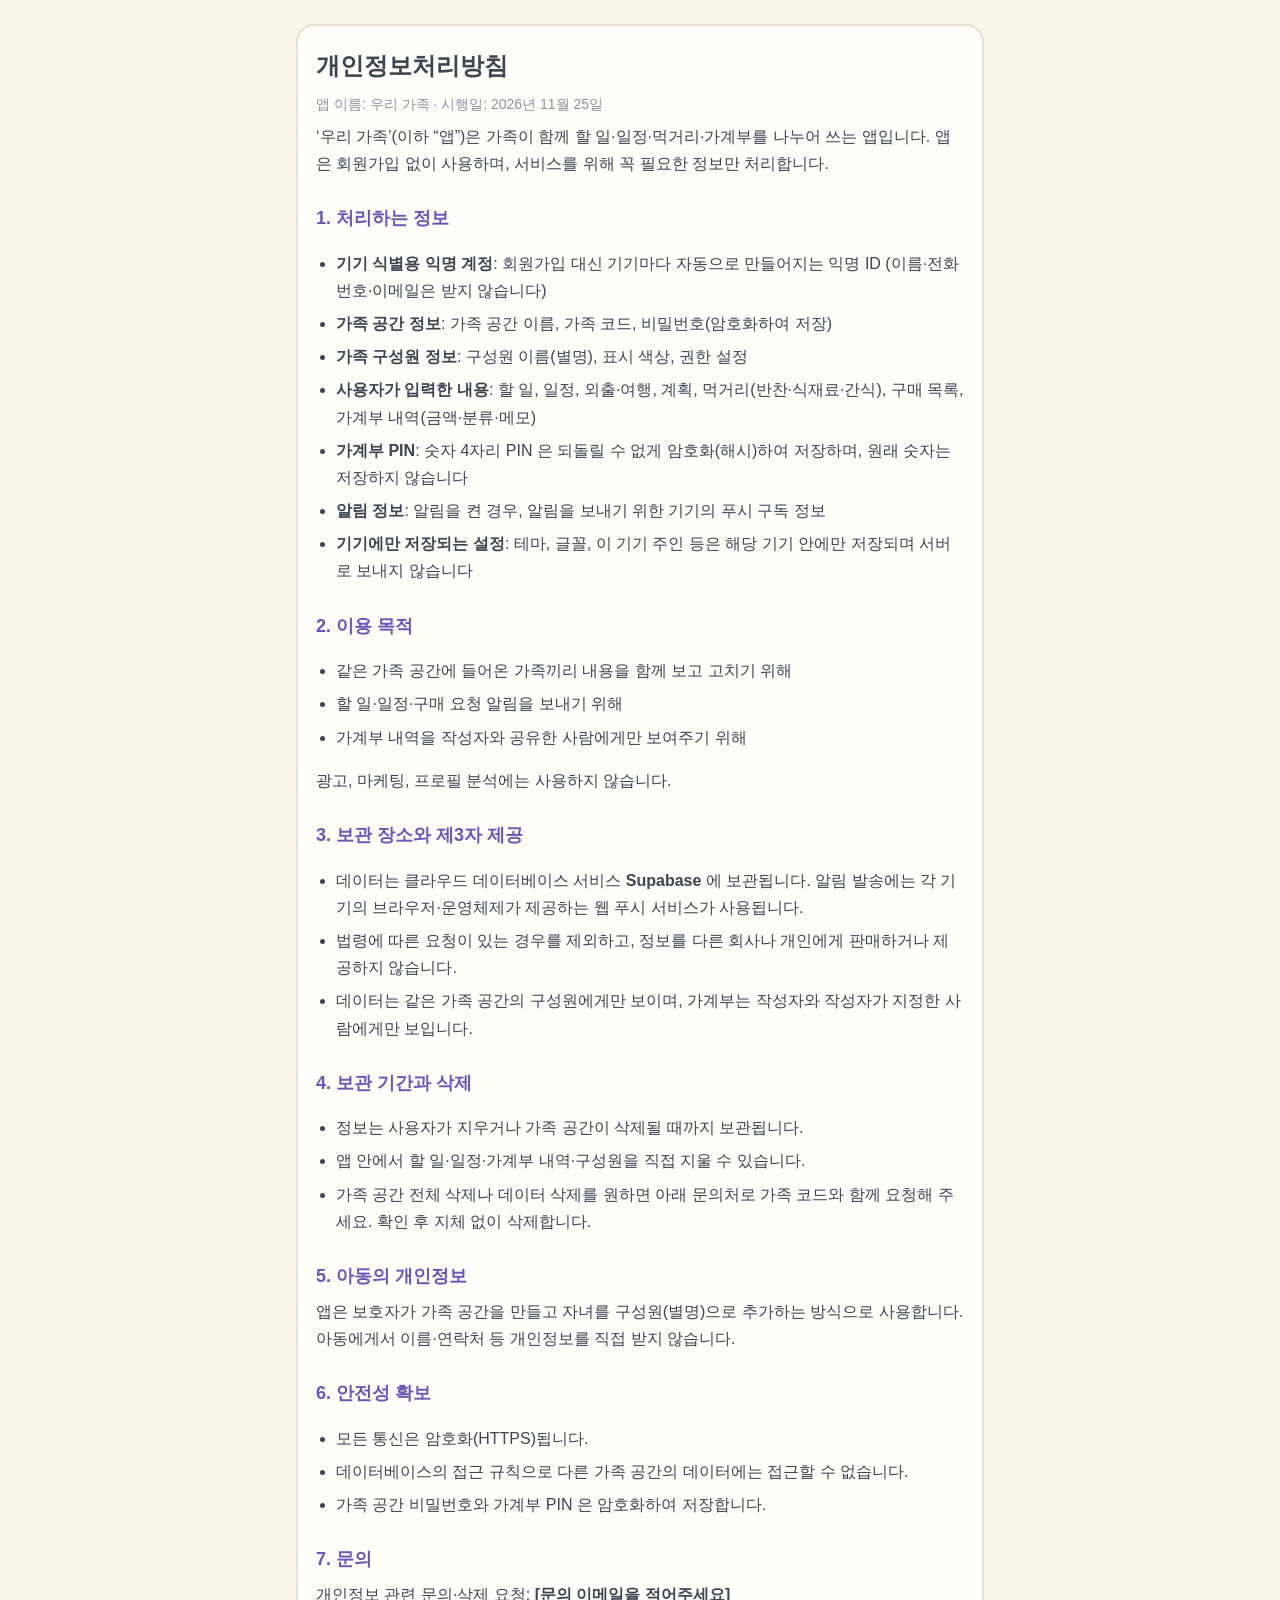
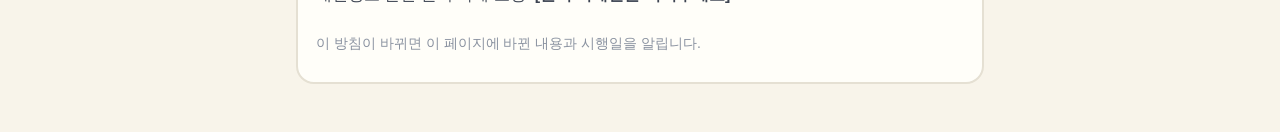
<file: privacy.html>
<!doctype html>
<html lang="ko">
<head>
  <meta charset="utf-8">
  <meta name="viewport" content="width=device-width, initial-scale=1">
  <title>개인정보처리방침 · 우리 가족</title>
  <link rel="icon" href="icons/icon.svg" type="image/svg+xml">
  <style>
    :root { --bg: #f8f4ea; --paper: #fffef9; --ink: #3d4452; --muted: #8a92a0; --line: #e5e0d3; --accent: #6b55b8; }
    @media (prefers-color-scheme: dark) { :root { --bg: #1d1f24; --paper: #25282e; --ink: #e8e6e1; --muted: #a3a8b3; --line: #3a3e46; --accent: #b9a8f5; } }
    * { box-sizing: border-box; }
    body { margin: 0; background: var(--bg); color: var(--ink); font: 16px/1.7 'Apple SD Gothic Neo', 'Malgun Gothic', 'Noto Sans KR', sans-serif; }
    main { max-width: 720px; margin: 0 auto; padding: 24px 16px 48px; }
    .card { background: var(--paper); border: 2px solid var(--line); border-radius: 18px; padding: 20px 18px; }
    h1 { font-size: 24px; margin: 0 0 4px; }
    h2 { font-size: 18px; margin: 26px 0 6px; color: var(--accent); }
    p, li { margin: 6px 0; }
    ul { padding-left: 20px; }
    .muted { color: var(--muted); font-size: 14px; }
    a { color: var(--accent); }
  </style>
</head>
<body>
<main>
  <div class="card">
    <h1>개인정보처리방침</h1>
    <p class="muted">앱 이름: 우리 가족 · 시행일: 2026년 11월 25일</p>

    <p>‘우리 가족’(이하 “앱”)은 가족이 함께 할 일·일정·먹거리·가계부를 나누어 쓰는 앱입니다. 앱은 회원가입 없이 사용하며, 서비스를 위해 꼭 필요한 정보만 처리합니다.</p>

    <h2>1. 처리하는 정보</h2>
    <ul>
      <li><b>기기 식별용 익명 계정</b>: 회원가입 대신 기기마다 자동으로 만들어지는 익명 ID (이름·전화번호·이메일은 받지 않습니다)</li>
      <li><b>가족 공간 정보</b>: 가족 공간 이름, 가족 코드, 비밀번호(암호화하여 저장)</li>
      <li><b>가족 구성원 정보</b>: 구성원 이름(별명), 표시 색상, 권한 설정</li>
      <li><b>사용자가 입력한 내용</b>: 할 일, 일정, 외출·여행, 계획, 먹거리(반찬·식재료·간식), 구매 목록, 가계부 내역(금액·분류·메모)</li>
      <li><b>가계부 PIN</b>: 숫자 4자리 PIN 은 되돌릴 수 없게 암호화(해시)하여 저장하며, 원래 숫자는 저장하지 않습니다</li>
      <li><b>알림 정보</b>: 알림을 켠 경우, 알림을 보내기 위한 기기의 푸시 구독 정보</li>
      <li><b>기기에만 저장되는 설정</b>: 테마, 글꼴, 이 기기 주인 등은 해당 기기 안에만 저장되며 서버로 보내지 않습니다</li>
    </ul>

    <h2>2. 이용 목적</h2>
    <ul>
      <li>같은 가족 공간에 들어온 가족끼리 내용을 함께 보고 고치기 위해</li>
      <li>할 일·일정·구매 요청 알림을 보내기 위해</li>
      <li>가계부 내역을 작성자와 공유한 사람에게만 보여주기 위해</li>
    </ul>
    <p>광고, 마케팅, 프로필 분석에는 사용하지 않습니다.</p>

    <h2>3. 보관 장소와 제3자 제공</h2>
    <ul>
      <li>데이터는 클라우드 데이터베이스 서비스 <b>Supabase</b> 에 보관됩니다. 알림 발송에는 각 기기의 브라우저·운영체제가 제공하는 웹 푸시 서비스가 사용됩니다.</li>
      <li>법령에 따른 요청이 있는 경우를 제외하고, 정보를 다른 회사나 개인에게 판매하거나 제공하지 않습니다.</li>
      <li>데이터는 같은 가족 공간의 구성원에게만 보이며, 가계부는 작성자와 작성자가 지정한 사람에게만 보입니다.</li>
    </ul>

    <h2>4. 보관 기간과 삭제</h2>
    <ul>
      <li>정보는 사용자가 지우거나 가족 공간이 삭제될 때까지 보관됩니다.</li>
      <li>앱 안에서 할 일·일정·가계부 내역·구성원을 직접 지울 수 있습니다.</li>
      <li>가족 공간 전체 삭제나 데이터 삭제를 원하면 아래 문의처로 가족 코드와 함께 요청해 주세요. 확인 후 지체 없이 삭제합니다.</li>
    </ul>

    <h2>5. 아동의 개인정보</h2>
    <p>앱은 보호자가 가족 공간을 만들고 자녀를 구성원(별명)으로 추가하는 방식으로 사용합니다. 아동에게서 이름·연락처 등 개인정보를 직접 받지 않습니다.</p>

    <h2>6. 안전성 확보</h2>
    <ul>
      <li>모든 통신은 암호화(HTTPS)됩니다.</li>
      <li>데이터베이스의 접근 규칙으로 다른 가족 공간의 데이터에는 접근할 수 없습니다.</li>
      <li>가족 공간 비밀번호와 가계부 PIN 은 암호화하여 저장합니다.</li>
    </ul>

    <h2>7. 문의</h2>
    <p>개인정보 관련 문의·삭제 요청: <b>[문의 이메일을 적어주세요]</b></p>

    <p class="muted" style="margin-top:24px">이 방침이 바뀌면 이 페이지에 바뀐 내용과 시행일을 알립니다.</p>
  </div>
</main>
</body>
</html>
</file>
